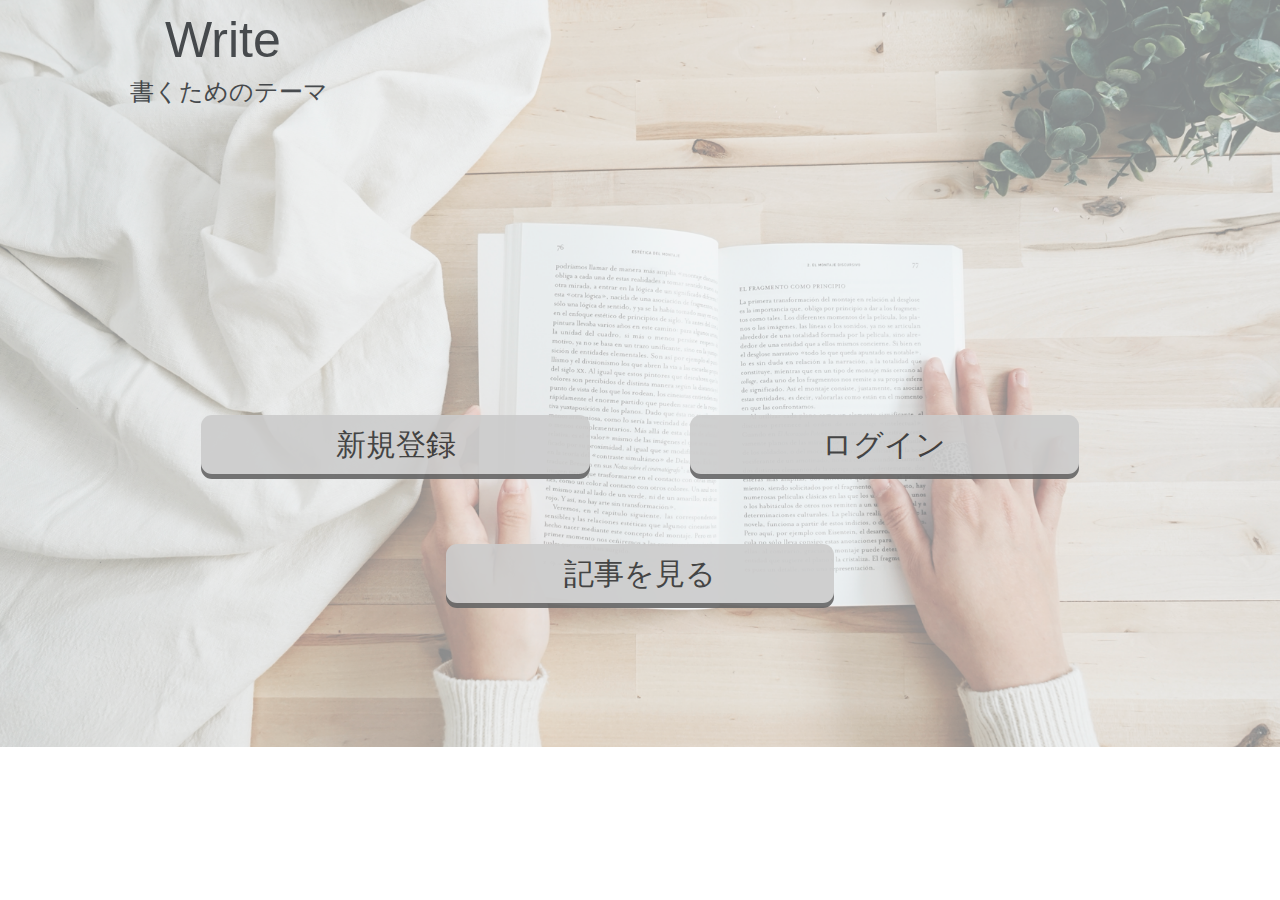
<file: BLOG5.4/index.html>
<!doctype html>
<html lang="en">
  <head>
    <!-- Required meta tags -->
    <meta charset="utf-8">
    <meta name="viewport" content="width=device-width, initial-scale=1, shrink-to-fit=no">

    <!-- Bootstrap CSS -->
    <link rel="stylesheet" href="https://stackpath.bootstrapcdn.com/bootstrap/4.4.1/css/bootstrap.min.css" integrity="sha384-Vkoo8x4CGsO3+Hhxv8T/Q5PaXtkKtu6ug5TOeNV6gBiFeWPGFN9MuhOf23Q9Ifjh" crossorigin="anonymous">
    <link rel="stylesheet" href="css/join.css">

    <title>トップページ</title>
  </head>
  <body>
 
    <div class="container-fluid join">
      <div class="header-text">
        <h2 class="fonth2">Write</h2>
        <h4 class="fonth4">書くためのテーマ</h4>
      </div>
     
      <div class="btn-class text-center container">
          <button class="btn mr-lg-5" type="button" onclick="location.href='entry/index.php'">新規登録</button>
          <button class="btn ml-lg-5 btn2" type="button" onclick="location.href='login/index.php'">ログイン</button>  
          <button class="btn btn3" type="button" onclick="location.href='top/index.php'">記事を見る</button>  
      </div>
    　</div>

    

    <!-- Optional JavaScript -->
    <!-- jQuery first, then Popper.js, then Bootstrap JS -->
    <script src="https://code.jquery.com/jquery-3.4.1.slim.min.js" integrity="sha384-J6qa4849blE2+poT4WnyKhv5vZF5SrPo0iEjwBvKU7imGFAV0wwj1yYfoRSJoZ+n" crossorigin="anonymous"></script>
    <script src="https://cdn.jsdelivr.net/npm/popper.js@1.16.0/dist/umd/popper.min.js" integrity="sha384-Q6E9RHvbIyZFJoft+2mJbHaEWldlvI9IOYy5n3zV9zzTtmI3UksdQRVvoxMfooAo" crossorigin="anonymous"></script>
    <script src="https://stackpath.bootstrapcdn.com/bootstrap/4.4.1/js/bootstrap.min.js" integrity="sha384-wfSDF2E50Y2D1uUdj0O3uMBJnjuUD4Ih7YwaYd1iqfktj0Uod8GCExl3Og8ifwB6" crossorigin="anonymous"></script>
  </body>
</html>
</file>
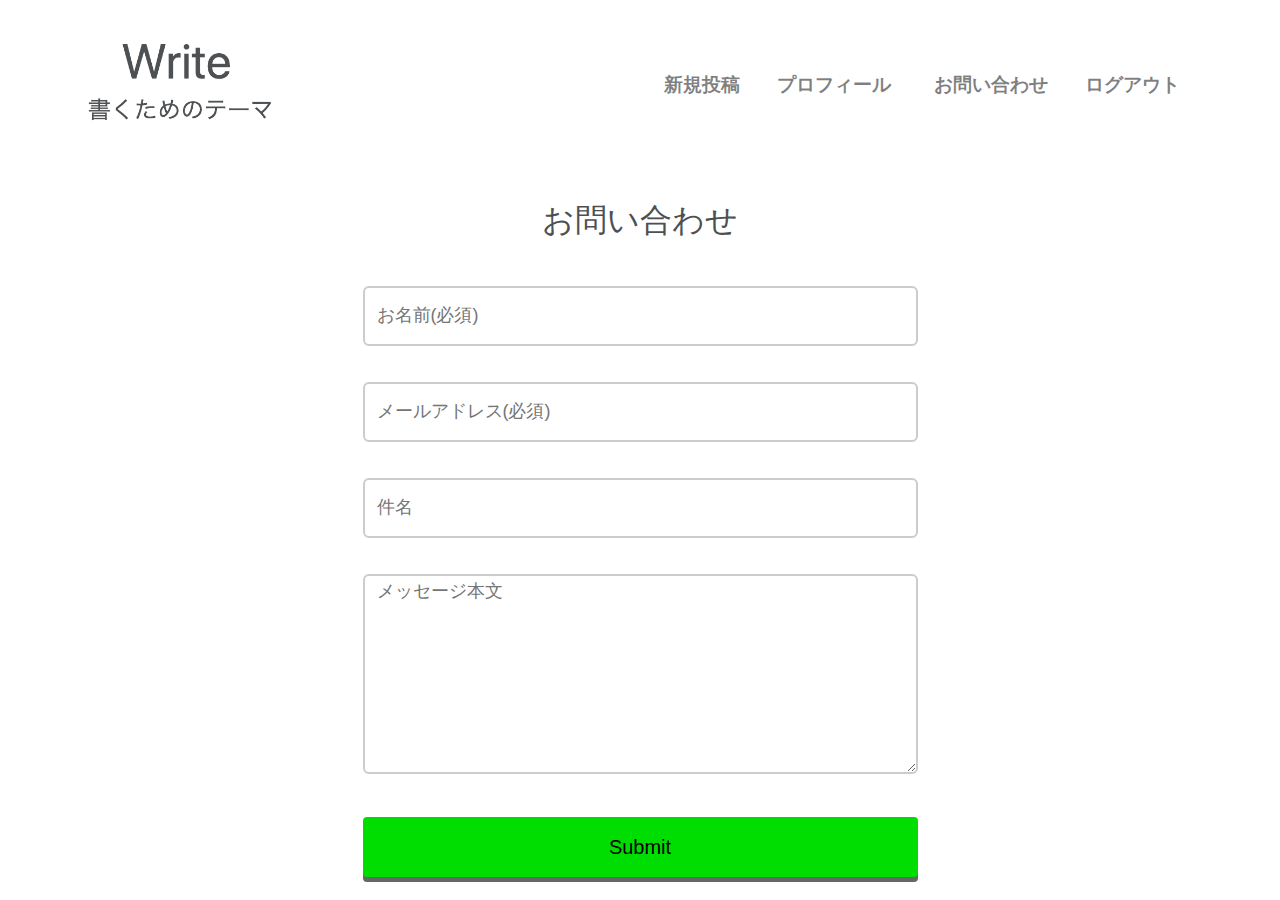
<file: BLOG5.4/contactform/index.html>
<!doctype html>
<html lang="en">
  <head>
    <!-- Required meta tags -->
    <meta charset="utf-8">
    <meta name="viewport" content="width=device-width, initial-scale=1, shrink-to-fit=no">

    <!-- Bootstrap CSS -->
    <link rel="stylesheet" href="https://stackpath.bootstrapcdn.com/bootstrap/4.4.1/css/bootstrap.min.css" integrity="sha384-Vkoo8x4CGsO3+Hhxv8T/Q5PaXtkKtu6ug5TOeNV6gBiFeWPGFN9MuhOf23Q9Ifjh" crossorigin="anonymous">

    <link rel="stylesheet" href="../css/contactform.css">

    <title>お問い合わせ</title>

  </head>
  <body>
    <!-- 以下はヘッダー部分 -->
    <nav class="navbar navbar-expand-md  navbar-light header pt-4 pb-4">
      <a class="navbar-brand col-6" href="/"><img src="../img/logo.jpg" alt="WEBST8ロゴ" class="w-50"></a>
      <button type="button" class="navbar-toggler" data-toggle="collapse" data-target="#bs-navi" aria-controls="bs-navi" aria-expanded="false" aria-label="Toggle navigation">
        <span class="navbar-toggler-icon"></span>
      </button>
  
      <div class="collapse navbar-collapse header-var" id="bs-navi">
        <ul class="navbar-nav">
          <li class="nav-item"><a class="nav-link" href="">新規投稿&nbsp;&nbsp;&nbsp;&nbsp;</a></li>
          <li class="nav-item"><a class="nav-link" href="">プロフィール&nbsp;&nbsp;&nbsp;&nbsp;&nbsp;</a></li>
          <li class="nav-item"><a class="nav-link" href="">お問い合わせ&nbsp;&nbsp;&nbsp;&nbsp;</a></li>
          <!-- 以下はphpでログインされている場合のみに表示させる -->
          <li class="nav-item"><a class="nav-link" href="#">ログアウト&nbsp;&nbsp;&nbsp;&nbsp;</a></li>
          <!-- ログインされていない場合にはログインボタンが表示されるようにする -->
        </ul>
      </div>
    </nav>
    <!-- ヘッダー部分終了 -->

    <!-- 以下にお問い合わせフォームの実装を行う -->

    <div class="container contact">
      <h2>お問い合わせ</h2>
      <form action="">
        <div class="contactform"><input type="text" name="name" placeholder="&nbsp;&nbsp;お名前(必須)"></div>
        <div class="contactform"><input type="email" name="email" placeholder="&nbsp;&nbsp;メールアドレス(必須)"></div>
        <div class="contactform"><input type="text" name="subject" placeholder="&nbsp;&nbsp;件名"></div>
        <textarea name="" id="" placeholder="&nbsp;&nbsp;メッセージ本文"></textarea>
        <div><input type="submit" class="btn"></div>
      </form>

    </div>

    <!-- Optional JavaScript -->
    <!-- jQuery first, then Popper.js, then Bootstrap JS -->
    <script src="https://code.jquery.com/jquery-3.4.1.slim.min.js" integrity="sha384-J6qa4849blE2+poT4WnyKhv5vZF5SrPo0iEjwBvKU7imGFAV0wwj1yYfoRSJoZ+n" crossorigin="anonymous"></script>
    <script src="https://cdn.jsdelivr.net/npm/popper.js@1.16.0/dist/umd/popper.min.js" integrity="sha384-Q6E9RHvbIyZFJoft+2mJbHaEWldlvI9IOYy5n3zV9zzTtmI3UksdQRVvoxMfooAo" crossorigin="anonymous"></script>
    <script src="https://stackpath.bootstrapcdn.com/bootstrap/4.4.1/js/bootstrap.min.js" integrity="sha384-wfSDF2E50Y2D1uUdj0O3uMBJnjuUD4Ih7YwaYd1iqfktj0Uod8GCExl3Og8ifwB6" crossorigin="anonymous"></script>
  </body>
</html>
</file>
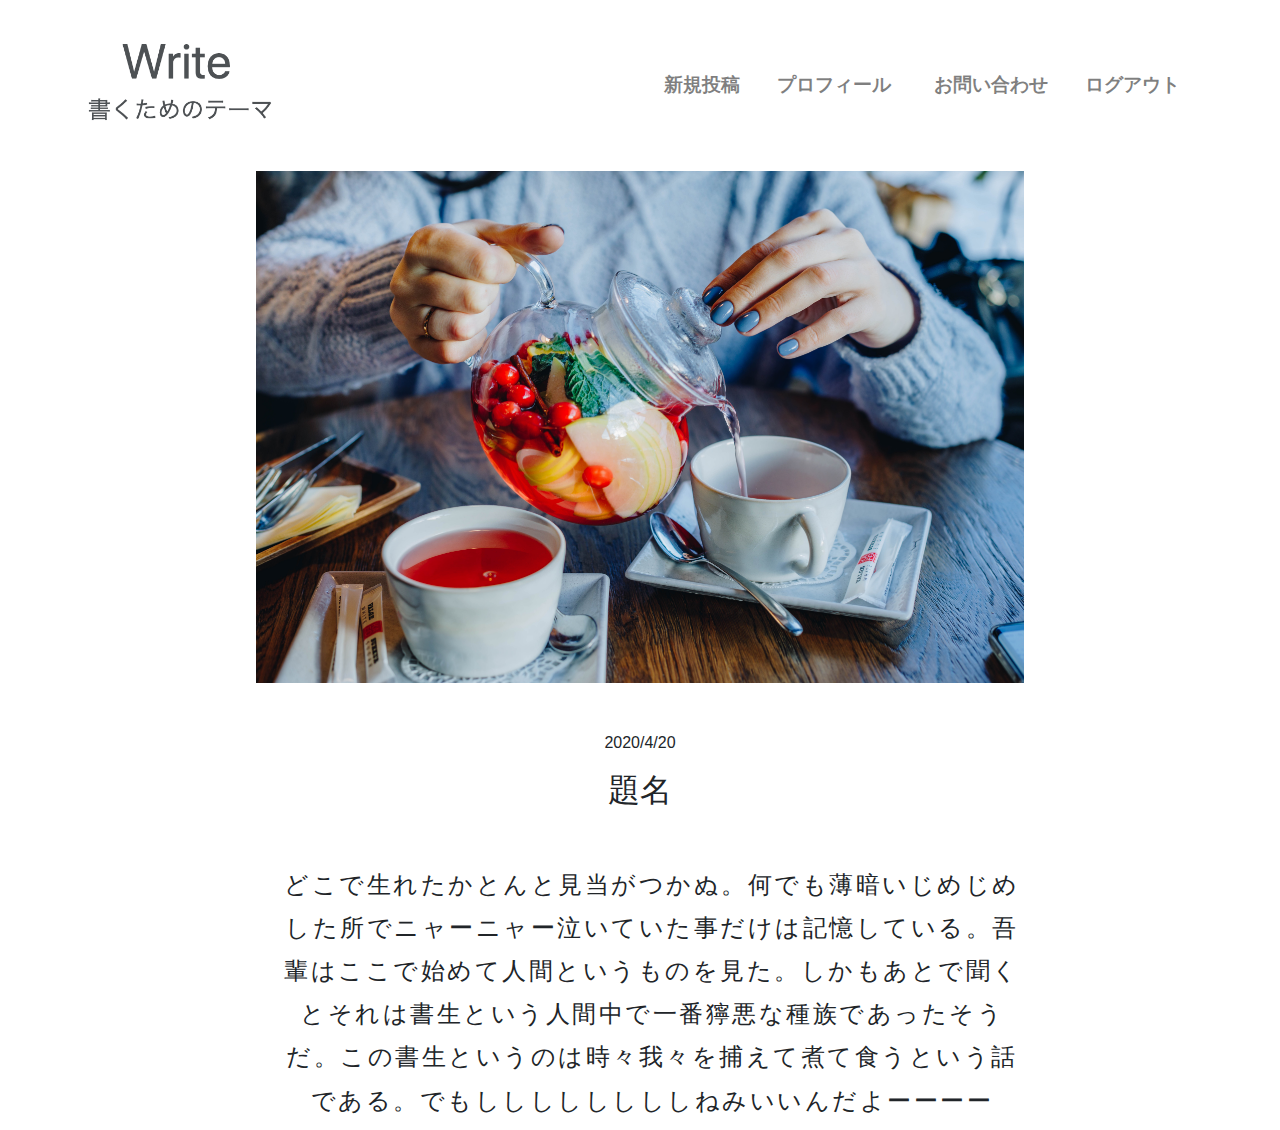
<file: BLOG5.4/detail/index.html>
<!doctype html>
<html lang="en">
  <head>
    <!-- Required meta tags -->
    <meta charset="utf-8">
    <meta name="viewport" content="width=device-width, initial-scale=1, shrink-to-fit=no">

    <!-- Bootstrap CSS -->
    <link rel="stylesheet" href="https://stackpath.bootstrapcdn.com/bootstrap/4.4.1/css/bootstrap.min.css" integrity="sha384-Vkoo8x4CGsO3+Hhxv8T/Q5PaXtkKtu6ug5TOeNV6gBiFeWPGFN9MuhOf23Q9Ifjh" crossorigin="anonymous">
    <link rel="stylesheet" href="../css/detail.css">

    <title>ブログ記事</title>
  </head>
  <body>
    <!-- 以下はヘッダー部分 -->
    <nav class="navbar navbar-expand-md  navbar-light header pt-4 pb-4">
      <a class="navbar-brand col-6" href="/"><img src="../img/logo.jpg" alt="WEBST8ロゴ" class="w-50"></a>
      <button type="button" class="navbar-toggler" data-toggle="collapse" data-target="#bs-navi" aria-controls="bs-navi" aria-expanded="false" aria-label="Toggle navigation">
        <span class="navbar-toggler-icon"></span>
      </button>
  
      <div class="collapse navbar-collapse header-var" id="bs-navi">
        <ul class="navbar-nav">
          <li class="nav-item"><a class="nav-link" href="../top/index.html">新規投稿&nbsp;&nbsp;&nbsp;&nbsp;</a></li>
          <li class="nav-item"><a class="nav-link" href="">プロフィール&nbsp;&nbsp;&nbsp;&nbsp;&nbsp;</a></li>
          <li class="nav-item"><a class="nav-link" href="">お問い合わせ&nbsp;&nbsp;&nbsp;&nbsp;</a></li>
          <!-- 以下はphpでログインされている場合のみに表示させる -->
          <li class="nav-item"><a class="nav-link" href="#">ログアウト&nbsp;&nbsp;&nbsp;&nbsp;</a></li>
          <!-- ログインされていない場合にはログインボタンが表示されるようにする -->
        </ul>
      </div>
    </nav>
    <!-- ヘッダー部分終了 -->

    <!-- いかに選択された記事一覧を表示させる -->
    <!-- データベースから画像と題名と記事内容と日付を表示させる -->
    <div class="post">
    <img src="../img/sampl1.jpg" alt="" class="postimage pb-5">
    <p class="">2020/4/20</p>
    <h2>題名</h2>
    <div class="text-box">
      <h4>どこで生れたかとんと見当がつかぬ。何でも薄暗いじめじめした所でニャーニャー泣いていた事だけは記憶している。吾輩はここで始めて人間というものを見た。しかもあとで聞くとそれは書生という人間中で一番獰悪な種族であったそうだ。この書生というのは時々我々を捕えて煮て食うという話である。でもししししししししねみいいんだよーーーー</h4>
    </div>
  </div>
    

    <!-- Optional JavaScript -->
    <!-- jQuery first, then Popper.js, then Bootstrap JS -->
    <script src="https://code.jquery.com/jquery-3.4.1.slim.min.js" integrity="sha384-J6qa4849blE2+poT4WnyKhv5vZF5SrPo0iEjwBvKU7imGFAV0wwj1yYfoRSJoZ+n" crossorigin="anonymous"></script>
    <script src="https://cdn.jsdelivr.net/npm/popper.js@1.16.0/dist/umd/popper.min.js" integrity="sha384-Q6E9RHvbIyZFJoft+2mJbHaEWldlvI9IOYy5n3zV9zzTtmI3UksdQRVvoxMfooAo" crossorigin="anonymous"></script>
    <script src="https://stackpath.bootstrapcdn.com/bootstrap/4.4.1/js/bootstrap.min.js" integrity="sha384-wfSDF2E50Y2D1uUdj0O3uMBJnjuUD4Ih7YwaYd1iqfktj0Uod8GCExl3Og8ifwB6" crossorigin="anonymous"></script>
  </body>
</html>
</file>
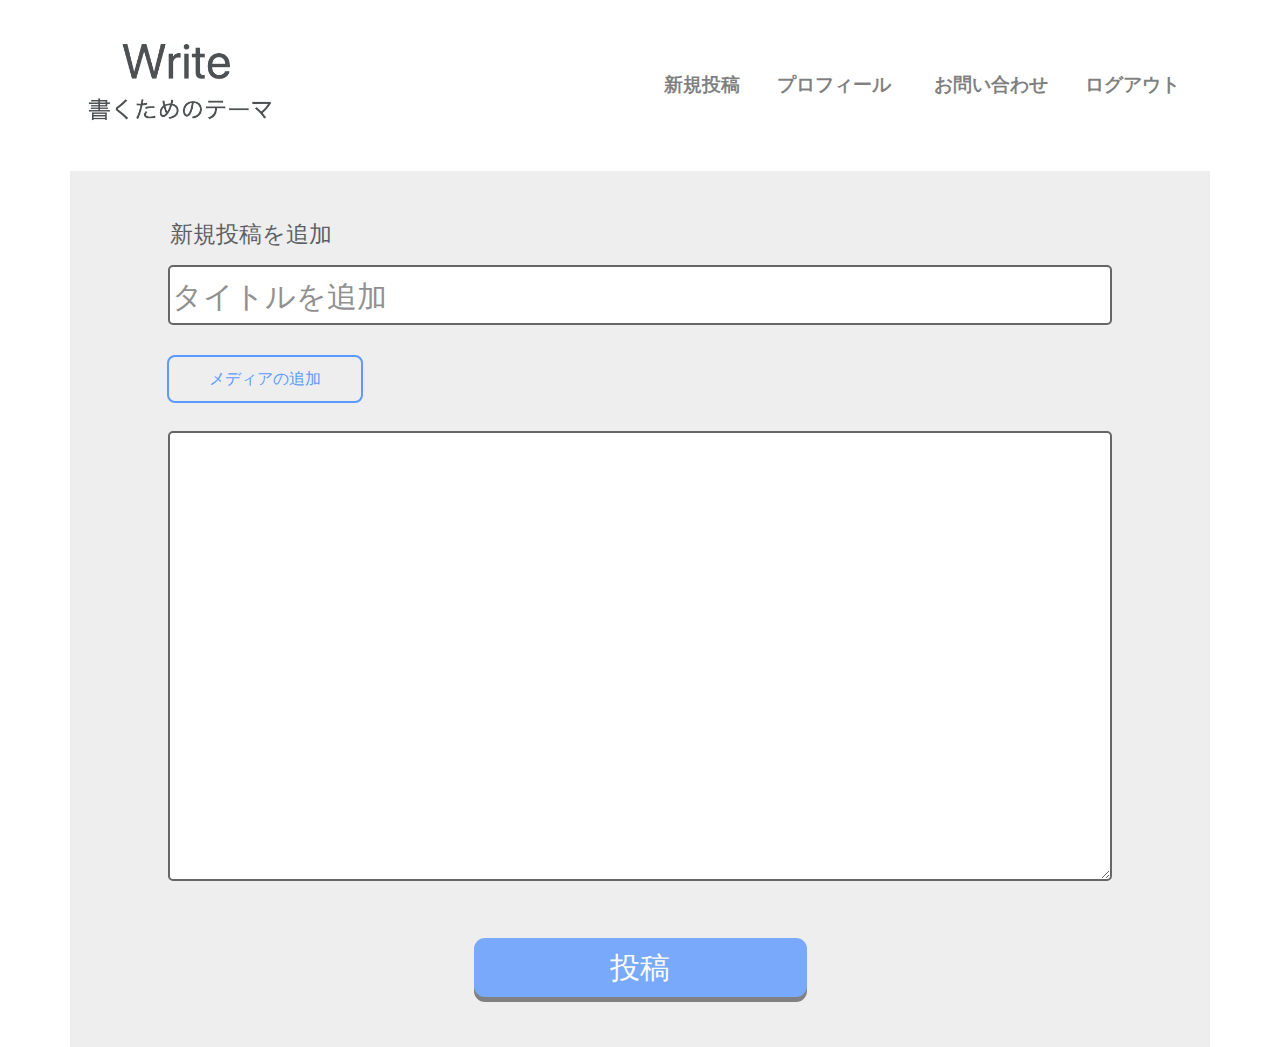
<file: BLOG5.4/post/index.html>
<!doctype html>
<html lang="en">
  <head>
    <!-- Required meta tags -->
    <meta charset="utf-8">
    <meta name="viewport" content="width=device-width, initial-scale=1, shrink-to-fit=no">

    <!-- Bootstrap CSS -->
    <link rel="stylesheet" href="https://stackpath.bootstrapcdn.com/bootstrap/4.4.1/css/bootstrap.min.css" integrity="sha384-Vkoo8x4CGsO3+Hhxv8T/Q5PaXtkKtu6ug5TOeNV6gBiFeWPGFN9MuhOf23Q9Ifjh" crossorigin="anonymous">
    <link rel="stylesheet" href="../css/post.css">

    <title>新規投稿</title>
  </head>
  <body>

     <!-- 以下はヘッダー部分 -->
     <nav class="navbar navbar-expand-md  navbar-light header pt-4 pb-4">
      <a class="navbar-brand col-6" href="/"><img src="../img/logo.jpg" alt="WEBST8ロゴ" class="w-50"></a>
      <button type="button" class="navbar-toggler" data-toggle="collapse" data-target="#bs-navi" aria-controls="bs-navi" aria-expanded="false" aria-label="Toggle navigation">
        <span class="navbar-toggler-icon"></span>
      </button>
  
      <div class="collapse navbar-collapse header-var" id="bs-navi">
        <ul class="navbar-nav">
          <li class="nav-item"><a class="nav-link" href="">新規投稿&nbsp;&nbsp;&nbsp;&nbsp;</a></li>
          <li class="nav-item"><a class="nav-link" href="">プロフィール&nbsp;&nbsp;&nbsp;&nbsp;&nbsp;</a></li>
          <li class="nav-item"><a class="nav-link" href="">お問い合わせ&nbsp;&nbsp;&nbsp;&nbsp;</a></li>
          <!-- 以下はphpでログインされている場合のみに表示させる -->
          <li class="nav-item"><a class="nav-link" href="#">ログアウト&nbsp;&nbsp;&nbsp;&nbsp;</a></li>
          <!-- ログインされていない場合にはログインボタンが表示されるようにする -->
        </ul>
      </div>
    </nav>
    <!-- ヘッダー部分終了 -->

    <div class="post container">
      <h3 class="text-left pb-2">新規投稿を追加</h3>
        <form action="" class="form">
          <input type="text" class="title" name="title" placeholder="タイトルを追加"><br>
          <label>
            <input type="file" name="postImage">メディアの追加
        </label>
          <p class="pt-1"></p>
          <textarea class="posttext" name="posttext" id="" placeholder=""></textarea><br>
          <input class="btn" type="submit" value="投稿">
        </form>

    </div>
 
    

    <!-- Optional JavaScript -->
    <!-- jQuery first, then Popper.js, then Bootstrap JS -->
    <script src="https://code.jquery.com/jquery-3.4.1.slim.min.js" integrity="sha384-J6qa4849blE2+poT4WnyKhv5vZF5SrPo0iEjwBvKU7imGFAV0wwj1yYfoRSJoZ+n" crossorigin="anonymous"></script>
    <script src="https://cdn.jsdelivr.net/npm/popper.js@1.16.0/dist/umd/popper.min.js" integrity="sha384-Q6E9RHvbIyZFJoft+2mJbHaEWldlvI9IOYy5n3zV9zzTtmI3UksdQRVvoxMfooAo" crossorigin="anonymous"></script>
    <script src="https://stackpath.bootstrapcdn.com/bootstrap/4.4.1/js/bootstrap.min.js" integrity="sha384-wfSDF2E50Y2D1uUdj0O3uMBJnjuUD4Ih7YwaYd1iqfktj0Uod8GCExl3Og8ifwB6" crossorigin="anonymous"></script>
  </body>
</html>
</file>
<file: BLOG5.4/css/join.css>
.fonth2{
  padding-left: 150px;
  padding-top:10px;
  font-size:50px;
  opacity: 0.8;
}

.fonth4{
  padding-left: 115px;
  opacity: 0.8;
}

/* 以下でボタンにアニメーションをつける */

.btn-class{
  padding-top:250px;
  padding-bottom: 120px;
}

.btn{
  background-color:#CCCCCC;
  opacity: 0.9;
  color:#333333;
  font-size: 30px;
  border-radius: 11px;
  border: 5px solid　#969696;
  cursor: pointer;
  width: 35%;
  box-shadow:0 5px #666666;
  margin-top: 50px;
}

.btn:hover{
  opacity:0.6;
  color: #222222;
}

.btn:active{
  box-shadow:0 2px #666666;
  margin-top:57px;
}

.btn3{
  margin-top: 70px;
}
/* ボタンのアニメーション終了 */

.join{
  background-image: url("../img/login.jpg");
  background-size: cover;
 }

 @media screen and (max-width:639px) {
   .btn{
     width: 80%;
   }

   .btn2{
     margin-top: 40px;
   }

   .btn3{
    margin-top: 40px;
  }

  .btn-class{
    padding-top:100px;
    padding-bottom: 190px;
  }
  }

  /* 以下でボタン作成の実験を行う */
</file>
<file: BLOG5.4/css/contactform.css>
.header-var li{
  font-size: 19px;
  font-weight: bold;
}

a {
  text-decoration: none;
}

/* いかにコンタクトフォームの装飾を行う */

.contact{
  text-align: center;
  padding-top:30px;
}

h2{
  padding-bottom:20px;
  opacity: 0.8;
}

input{
  width: 50%;
  height: 60px;
  margin:18px 0;
  border: 2px solid #CCCCCC;
  border-radius: 6px;
  font-size:18px;
}

textarea{
  margin:18px 0;
  width: 50%;
  height: 200px;
  border: 2px solid #CCCCCC;
  border-radius: 6px;
  font-size:18px;
}

/* 以下でボタンのフォームを設定する */

.btn{
  background-color: #00DD00;
  color: black;
  font-weight: 500;
  font-size:20px;
  box-shadow: 0 5px #666666;
}

.btn:hover{
  opacity: 0.7;
}

.btn:active{
  box-shadow: 0 2px #666666;
  margin-top:23px;
}

/* 以下でスマホ画面対応 */

@media screen and (max-width:639px) {

  input{
    width: 80%;
    height: 50px;
    margin:15px 0;
    border: 2px solid #CCCCCC;
    border-radius: 6px;
    font-size:16px;
  }
  
  textarea{
    margin:18px 0;
    width: 80%;
    height: 150px;
    border: 2px solid #CCCCCC;
    border-radius: 6px;
    font-size:16px;
  }
  }
</file>
<file: BLOG5.4/css/detail.css>
.header-var li{
  font-size: 19px;
  font-weight: bold;
}

a {
  text-decoration: none;
}

.post{
  text-align: center;
}

.postimage{
  width: 60%;
}

/* 以下中央に寄せるためにpaddingでレスポンシブ対応を行った*/
h4{
  word-break: break-all;
  padding-top:45px;
  letter-spacing:2.5px ;
  line-height:1.8em
}

@media screen and (min-width:1024px) {
  h4{
    padding-left:280px;
    width: 80%;
  }
  }

  @media only screen and (min-width:640px) and (max-width:1023px) {
    .text-box{
      padding-left:100px;
      width: 90%;
    }
    }
    @media screen and (max-width:639px) {
      .text-box{
        padding-left: 30px;
        width: 85%;
      }
      }
</file>
<file: BLOG5.4/css/post.css>
.header-var li{
  font-size: 19px;
  font-weight: bold;
}

a{
  text-decoration: none;
}

.post{
  text-align: center;
  background-color:#EEEEEE;
  padding-top:50px;
  text-align: center;
  padding-bottom: 50px;
}

h3{
  padding-left: 85px;
  opacity:0.7;
  font-weight: 300;
  font-size:23px;
}

.title{
  width: 85%;
  height: 60px;
  border: 2px solid #666666;
  font-size:35px;
  border-radius: 5px;
}

textarea{
  border: 2px solid #666666;
  font-size: 20px;
  width: 85%;
  height: 450px;
  border-radius: 5px;
}

::placeholder {
  font-size: 30px;
  opacity: 0.8;
}

.posttext::placeholder{
  font-size: 25px;
  opacity: 0.8;
}


.postimage{
  padding:30px;
  width: 80%;
}

input[type="file"] {
  display: none;
}

label {
  padding: 10px 40px;
  color: #5D99FF;
  border:2px solid #5D99FF;
  border-radius: 8px;
  cursor: pointer;
  margin-right: 750px;
  margin-top: 30px;
}

label:hover{
opacity: 0.6;
}



  /* 以下レスポンシブ対応 */
  @media only screen and (min-width:640px) and (max-width:1023px) {
    label{
      margin-right: auto;
    }

    h3{
      padding-left: auto;
    }
    
    }
    @media screen and (max-width:639px) {
      label{
        margin-right: auto;
      }
      h3{
        padding-left: 35px;
      }

      .title{
        width: 90%;
        height: 50px;
        border: 2px solid #666666;
        font-size:30px;
        
      }
      }

      /* 以下の部分にボタンを制作 */
      .btn{
        background-color:#5D99FF;
        opacity: 0.8;
        color:white;
        font-size: 30px;
        border-radius: 11px;
        border: 5px solid　#5D99FF;
        cursor: pointer;
        width: 30%;
        box-shadow:0 5px #666666;
        margin-top:50px;
        
      }
      
      .btn:hover{
        opacity:0.5;
      }
      
      .btn:active{
        box-shadow:0 2px #666666;
        margin-top:55px;
      }
</file>
